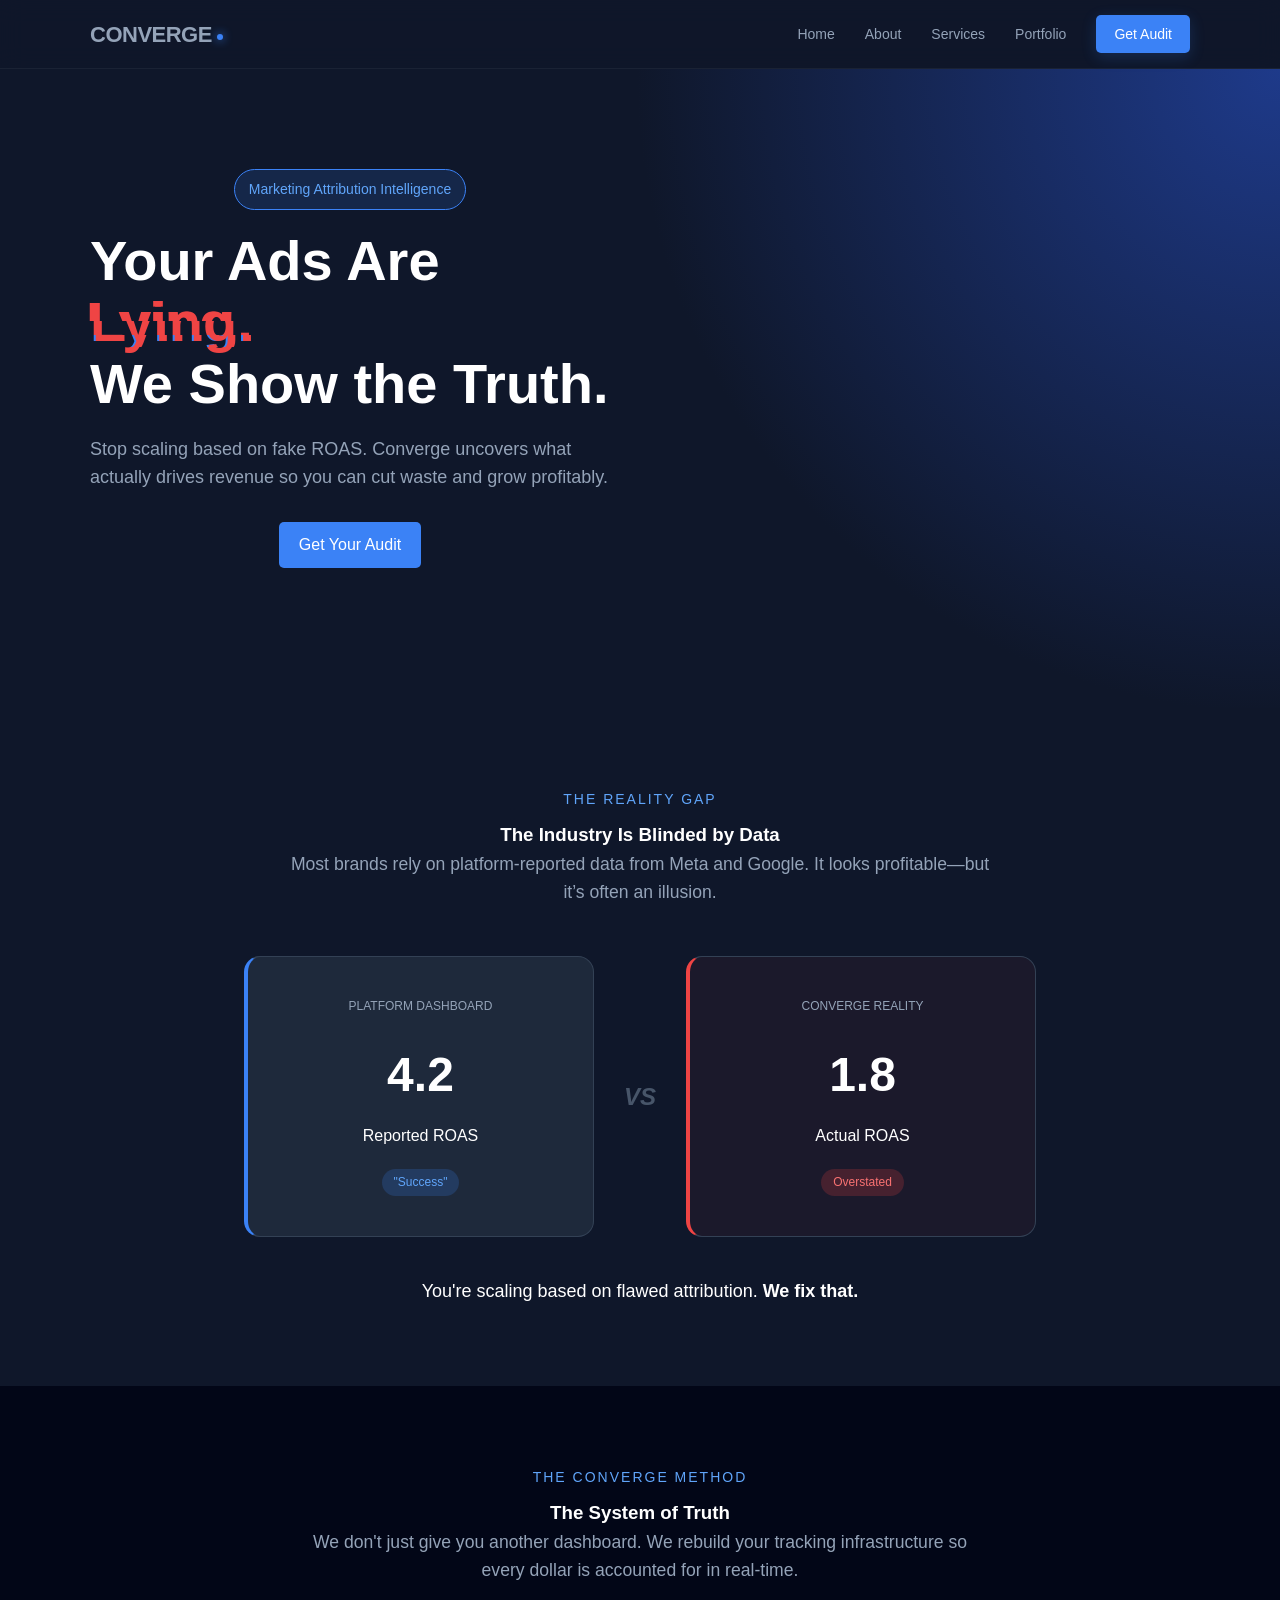
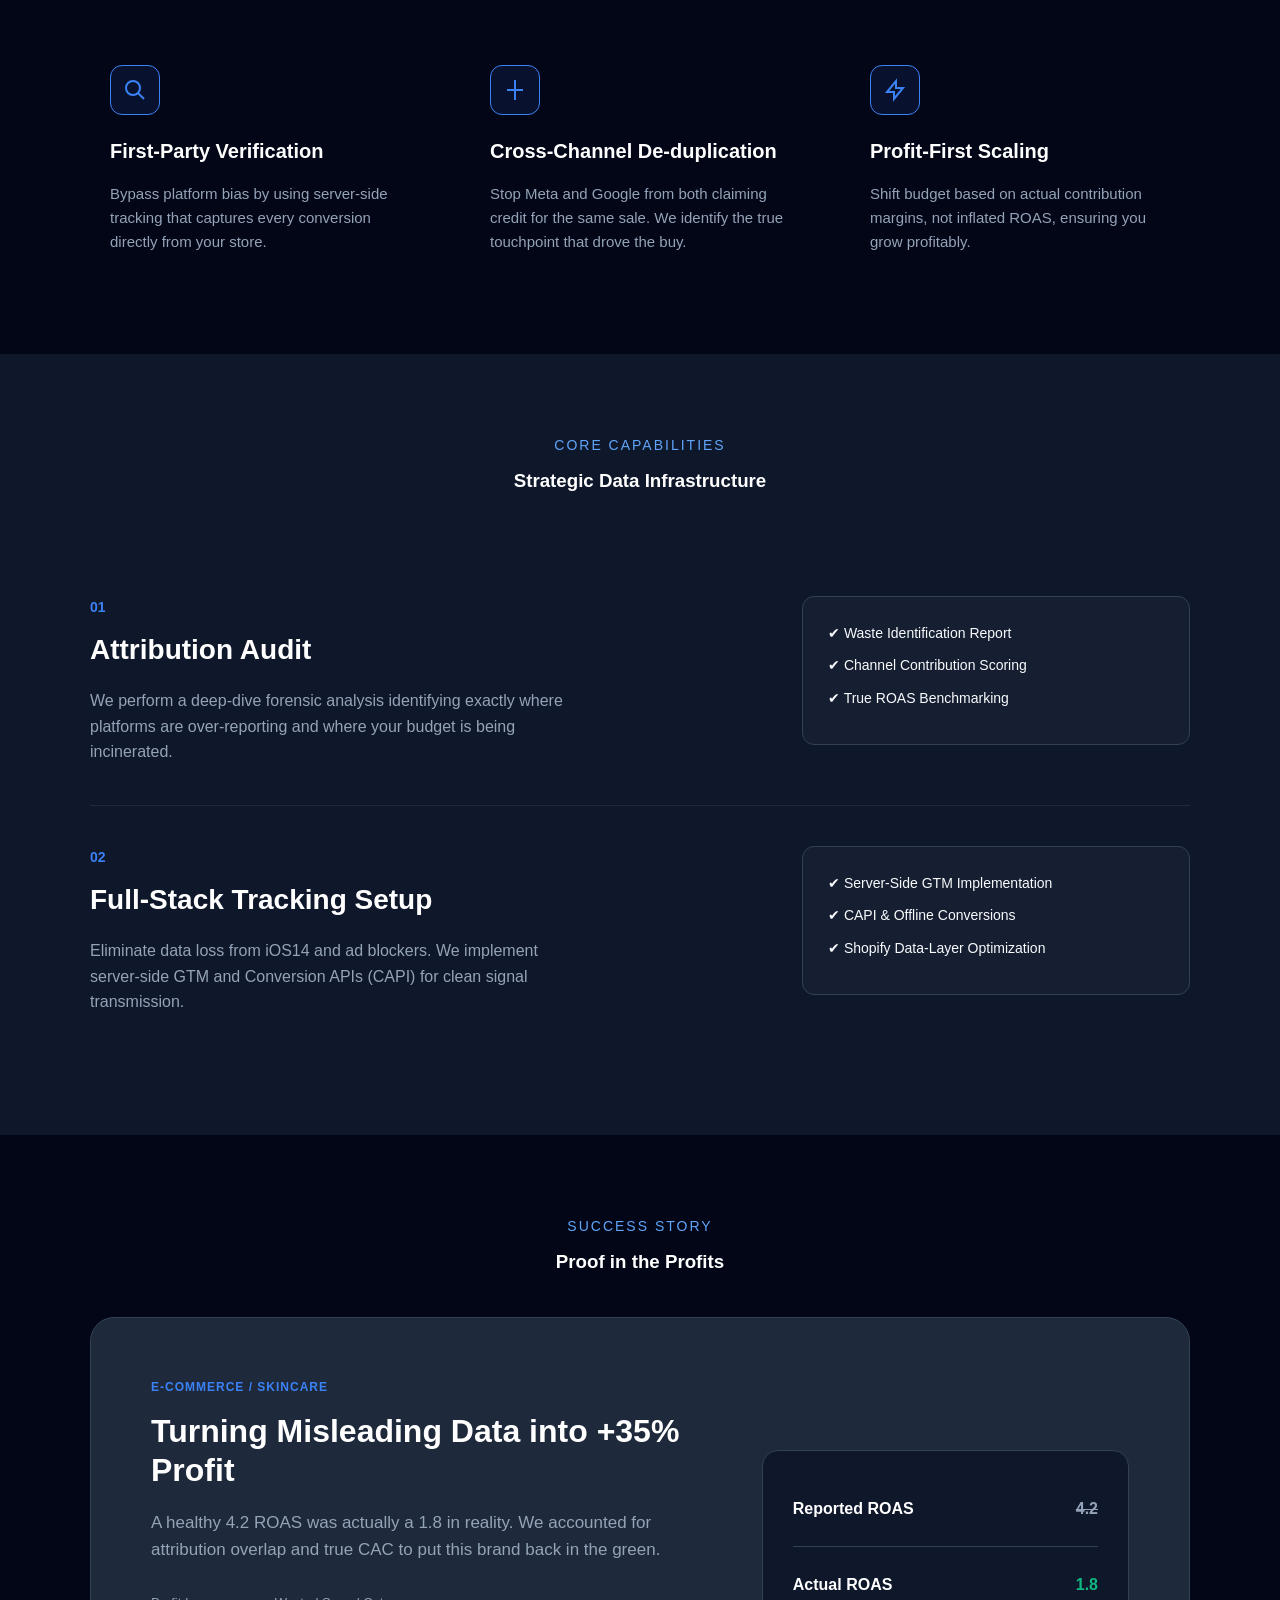
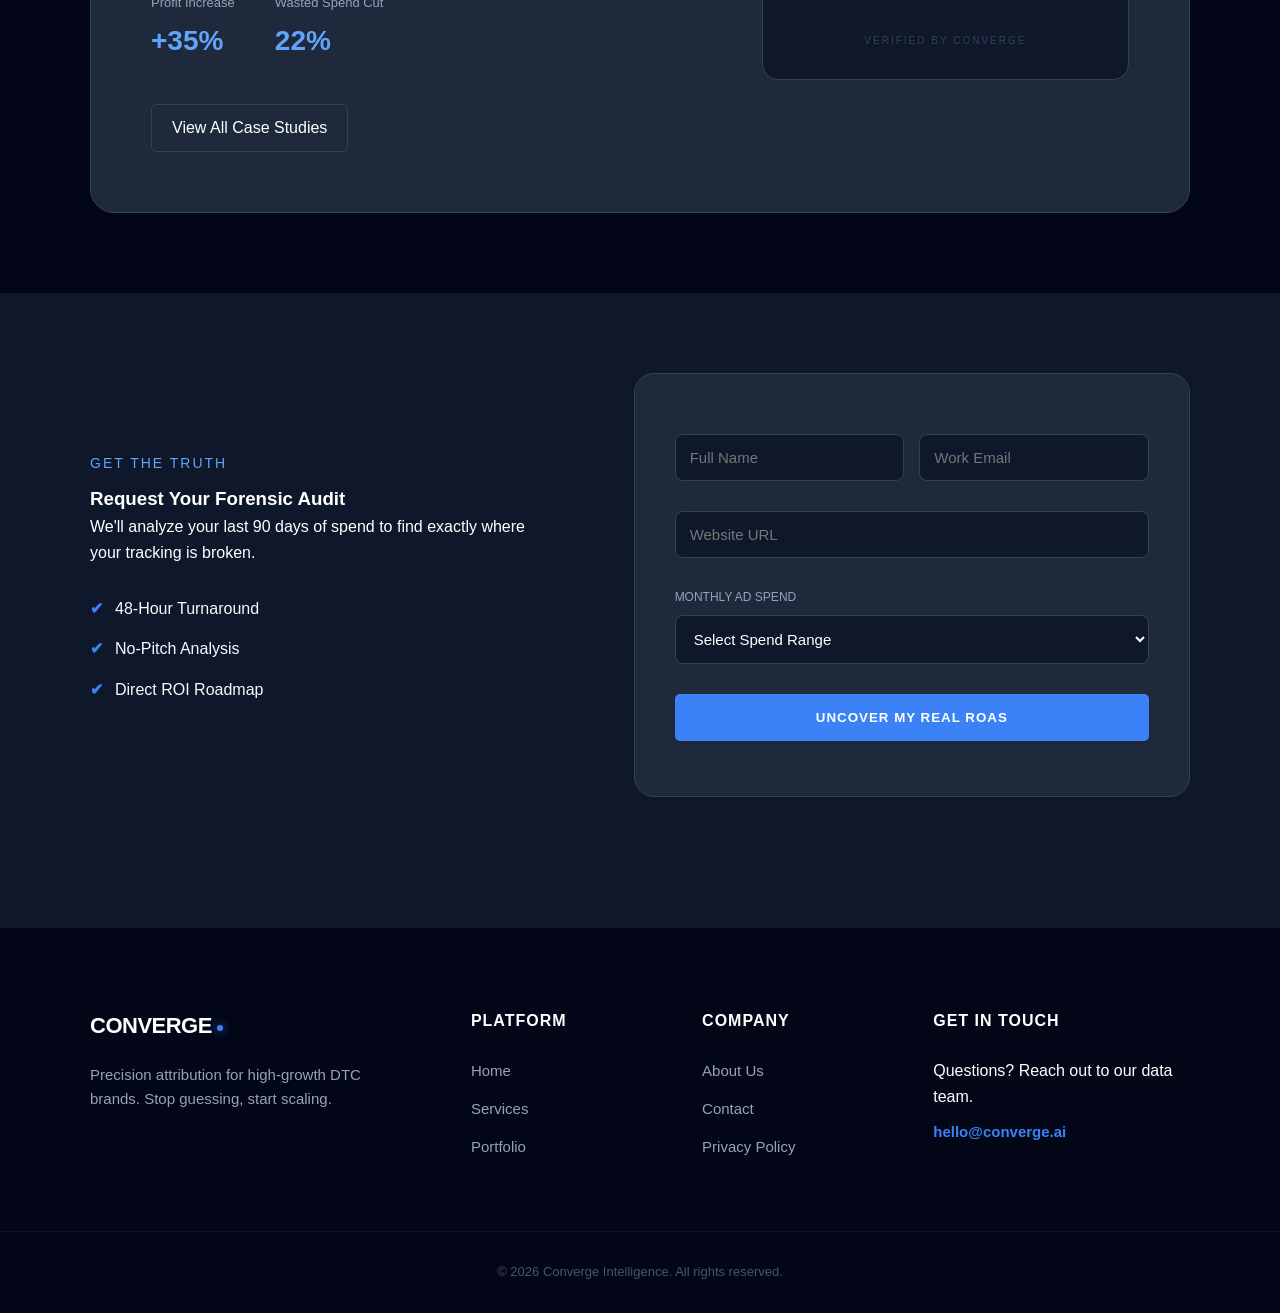
<file: index.html>
<!DOCTYPE html>
<html lang="en">
<head>
  <meta charset="UTF-8" />
  <meta name="viewport" content="width=device-width, initial-scale=1.0" />
  <title>Converge | See Your Real ROAS</title>
  <link rel="stylesheet" href="style.css" />
</head>
<body>

  <header class="navbar">
  <div class="container">
    <!-- LOGO UPDATED WITH LINK -->
<div class="logo-wrap">
  <a href="index.html" class="logo-link">
    <h1 class="logo">Converge</h1>
    <span class="logo-dot"></span>
  </a>
</div>

    <button class="menu-toggle" id="menuToggle">☰</button>

    <nav id="navMenu">
      <ul>
        <li><a href="index.html">Home</a></li>
        <li><a href="about.html">About</a></li>
        <li><a href="services.html">Services</a></li>
        <li><a href="portfolio.html">Portfolio</a></li>
        <li><a href="contact.html" class="btn btn-nav">Get Audit</a></li>
      </ul>
    </nav>
  </div>
</header>

  <section class="hero">
    <div class="container hero-grid">
      <div class="hero-content fade-in">
        <p class="hero-badge">Marketing Attribution Intelligence</p>
        <h2>Your Ads Are <span class="glitch-text" data-text="Lying.">Lying.</span><br>We Show the Truth.</h2>
        <p class="hero-text">
          Stop scaling based on fake ROAS. Converge uncovers what actually drives
          revenue so you can cut waste and grow profitably.
        </p>
        <div class="hero-buttons">
          <a href="#contact" class="btn">Get Your Audit</a>
        </div>
      </div>
    </div>
  </section>

  <section class="section problem-section fade-in">
    <div class="container">
      <p class="section-subtitle">The Reality Gap</p>
      <h3>The Industry Is Blinded by Data</h3>
      <p class="section-lead">
        Most brands rely on platform-reported data from Meta and Google. 
        It looks profitable—but it’s often an illusion.
      </p>

      <div class="problem-grid">
        <div class="problem-card platform">
          <div class="card-label">Platform Dashboard</div>
          <div class="stat">4.2</div>
          <p>Reported ROAS</p>
          <span class="status-tag">"Success"</span>
        </div>

        <div class="problem-vs">VS</div>

        <div class="problem-card reality">
          <div class="card-label">Converge Reality</div>
          <div class="stat">1.8</div>
          <p>Actual ROAS</p>
          <span class="status-tag alert">Overstated</span>
        </div>
      </div>
      
      <div class="problem-footer">
        <p>You're scaling based on flawed attribution. <strong>We fix that.</strong></p>
      </div>
    </div>
  </section>

  <section class="section dark solution-section fade-in">
    <div class="container">
      <p class="section-subtitle">The Converge Method</p>
      <h3>The System of Truth</h3>
      <p class="section-lead">
        We don't just give you another dashboard. We rebuild your tracking infrastructure 
        so every dollar is accounted for in real-time.
      </p>

      <div class="solution-grid">
        <div class="solution-item">
          <div class="icon-wrap">
            <svg viewBox="0 0 24 24" fill="none" stroke="currentColor" stroke-width="2"><path d="M21 21l-6-6m2-5a7 7 0 11-14 0 7 7 0 0114 0z"/></svg>
          </div>
          <h4>First-Party Verification</h4>
          <p>Bypass platform bias by using server-side tracking that captures every conversion directly from your store.</p>
        </div>

        <div class="solution-item">
          <div class="icon-wrap">
            <svg viewBox="0 0 24 24" fill="none" stroke="currentColor" stroke-width="2"><path d="M12 2v20m8-10H4"/></svg>
          </div>
          <h4>Cross-Channel De-duplication</h4>
          <p>Stop Meta and Google from both claiming credit for the same sale. We identify the true touchpoint that drove the buy.</p>
        </div>

        <div class="solution-item">
          <div class="icon-wrap">
            <svg viewBox="0 0 24 24" fill="none" stroke="currentColor" stroke-width="2"><path d="M13 10V3L4 14h7v7l9-11h-7z"/></svg>
          </div>
          <h4>Profit-First Scaling</h4>
          <p>Shift budget based on actual contribution margins, not inflated ROAS, ensuring you grow profitably.</p>
        </div>
      </div>
    </div>
  </section>

  <section class="section services-section fade-in" id="services">
    <div class="container">
      <p class="section-subtitle">Core Capabilities</p>
      <h3>Strategic Data Infrastructure</h3>
      
      <div class="services-list">
        <div class="service-row">
          <div class="service-info">
            <span class="service-number">01</span>
            <h4>Attribution Audit</h4>
            <p>We perform a deep-dive forensic analysis identifying exactly where platforms are over-reporting and where your budget is being incinerated.</p>
          </div>
          <div class="service-deliverables">
            <ul>
              <li>✔ Waste Identification Report</li>
              <li>✔ Channel Contribution Scoring</li>
              <li>✔ True ROAS Benchmarking</li>
            </ul>
          </div>
        </div>

        <div class="service-row">
          <div class="service-info">
            <span class="service-number">02</span>
            <h4>Full-Stack Tracking Setup</h4>
            <p>Eliminate data loss from iOS14 and ad blockers. We implement server-side GTM and Conversion APIs (CAPI) for clean signal transmission.</p>
          </div>
          <div class="service-deliverables">
            <ul>
              <li>✔ Server-Side GTM Implementation</li>
              <li>✔ CAPI & Offline Conversions</li>
              <li>✔ Shopify Data-Layer Optimization</li>
            </ul>
          </div>
        </div>
      </div>
    </div>
  </section>

  <section class="section dark case-study-section fade-in">
    <div class="container">
      <p class="section-subtitle">Success Story</p>
      <h3>Proof in the Profits</h3>
      
      <div class="case-study-featured">
        <div class="case-study-content">
          <span class="category-tag">E-commerce / Skincare</span>
          <h4>Turning Misleading Data into +35% Profit</h4>
          <p>
            A healthy 4.2 ROAS was actually a 1.8 in reality. We accounted for 
            attribution overlap and true CAC to put this brand back in the green.
          </p>
          
          <div class="results-bar">
            <div class="result-item">
              <span class="label">Profit Increase</span>
              <span class="value">+35%</span>
            </div>
            <div class="result-item">
              <span class="label">Wasted Spend Cut</span>
              <span class="value">22%</span>
            </div>
          </div>
          <a href="portfolio.html" class="secondary-btn">View All Case Studies</a>
        </div>

        <div class="case-study-visual">
          <div class="comparison-card">
            <div class="comp-row">
              <span>Reported ROAS</span>
              <span class="bad">4.2</span>
            </div>
            <div class="comp-divider"></div>
            <div class="comp-row">
              <span>Actual ROAS</span>
              <span class="good">1.8</span>
            </div>
            <div class="watermark">Verified by Converge</div>
          </div>
        </div>
      </div>
    </div>
  </section>

  <section class="section contact-section fade-in" id="contact">
    <div class="container">
      <div class="contact-grid">
        <div class="contact-info">
          <p class="section-subtitle">Get the Truth</p>
          <h3>Request Your Forensic Audit</h3>
          <p>We'll analyze your last 90 days of spend to find exactly where your tracking is broken.</p>
          <ul class="benefit-list">
            <li><span>✔</span> 48-Hour Turnaround</li>
            <li><span>✔</span> No-Pitch Analysis</li>
            <li><span>✔</span> Direct ROI Roadmap</li>
          </ul>
        </div>

        <div class="contact-form-wrap">
          <form id="contactForm" action="https://formspree.io/f/xzdopdyz" method="POST">
            <div class="form-row">
              <input type="text" name="name" placeholder="Full Name" required />
              <input type="email" name="email" placeholder="Work Email" required />
            </div>
            <input type="text" name="store" placeholder="Website URL" required />
            <div class="spend-input-group">
              <label for="spend">Monthly Ad Spend</label>
              <select name="spend" id="spend" required>
                <option value="" disabled selected>Select Spend Range</option>
                <option value="10k-50k">$10k - $50k</option>
                <option value="50k-150k">$50k - $150k</option>
                <option value="150k+">$150k+</option>
              </select>
            </div>
            <button type="submit" class="btn btn-full">Uncover My Real ROAS</button>
          </form>
          <p id="formMessage"></p>
        </div>
      </div>
    </div>
  </section>
  
  <footer class="footer">
  <div class="container footer-grid">
    <div class="footer-brand">
      <div class="logo-wrap">
        <h2 class="logo">Converge</h2>
        <span class="logo-dot"></span>
      </div>
      <p>Precision attribution for high-growth DTC brands. Stop guessing, start scaling.</p>
    </div>

    <div class="footer-links">
      <h4>Platform</h4>
      <ul>
        <li><a href="index.html">Home</a></li>
        <li><a href="services.html">Services</a></li>
        <li><a href="portfolio.html">Portfolio</a></li>
      </ul>
    </div>

    <div class="footer-links">
      <h4>Company</h4>
      <ul>
        <li><a href="about.html">About Us</a></li>
        <li><a href="contact.html">Contact</a></li>
        <li><a href="#">Privacy Policy</a></li>
      </ul>
    </div>

    <div class="footer-contact">
      <h4>Get in Touch</h4>
      <p>Questions? Reach out to our data team.</p>
      <a href="mailto:hello@converge.ai" class="footer-email">hello@converge.ai</a>
    </div>
  </div>
  
  <div class="footer-bottom">
    <div class="container">
      <p>&copy; 2026 Converge Intelligence. All rights reserved.</p>
    </div>
  </div>
</footer>

  <script src="script.js"></script>
</body>
</html>
</file>
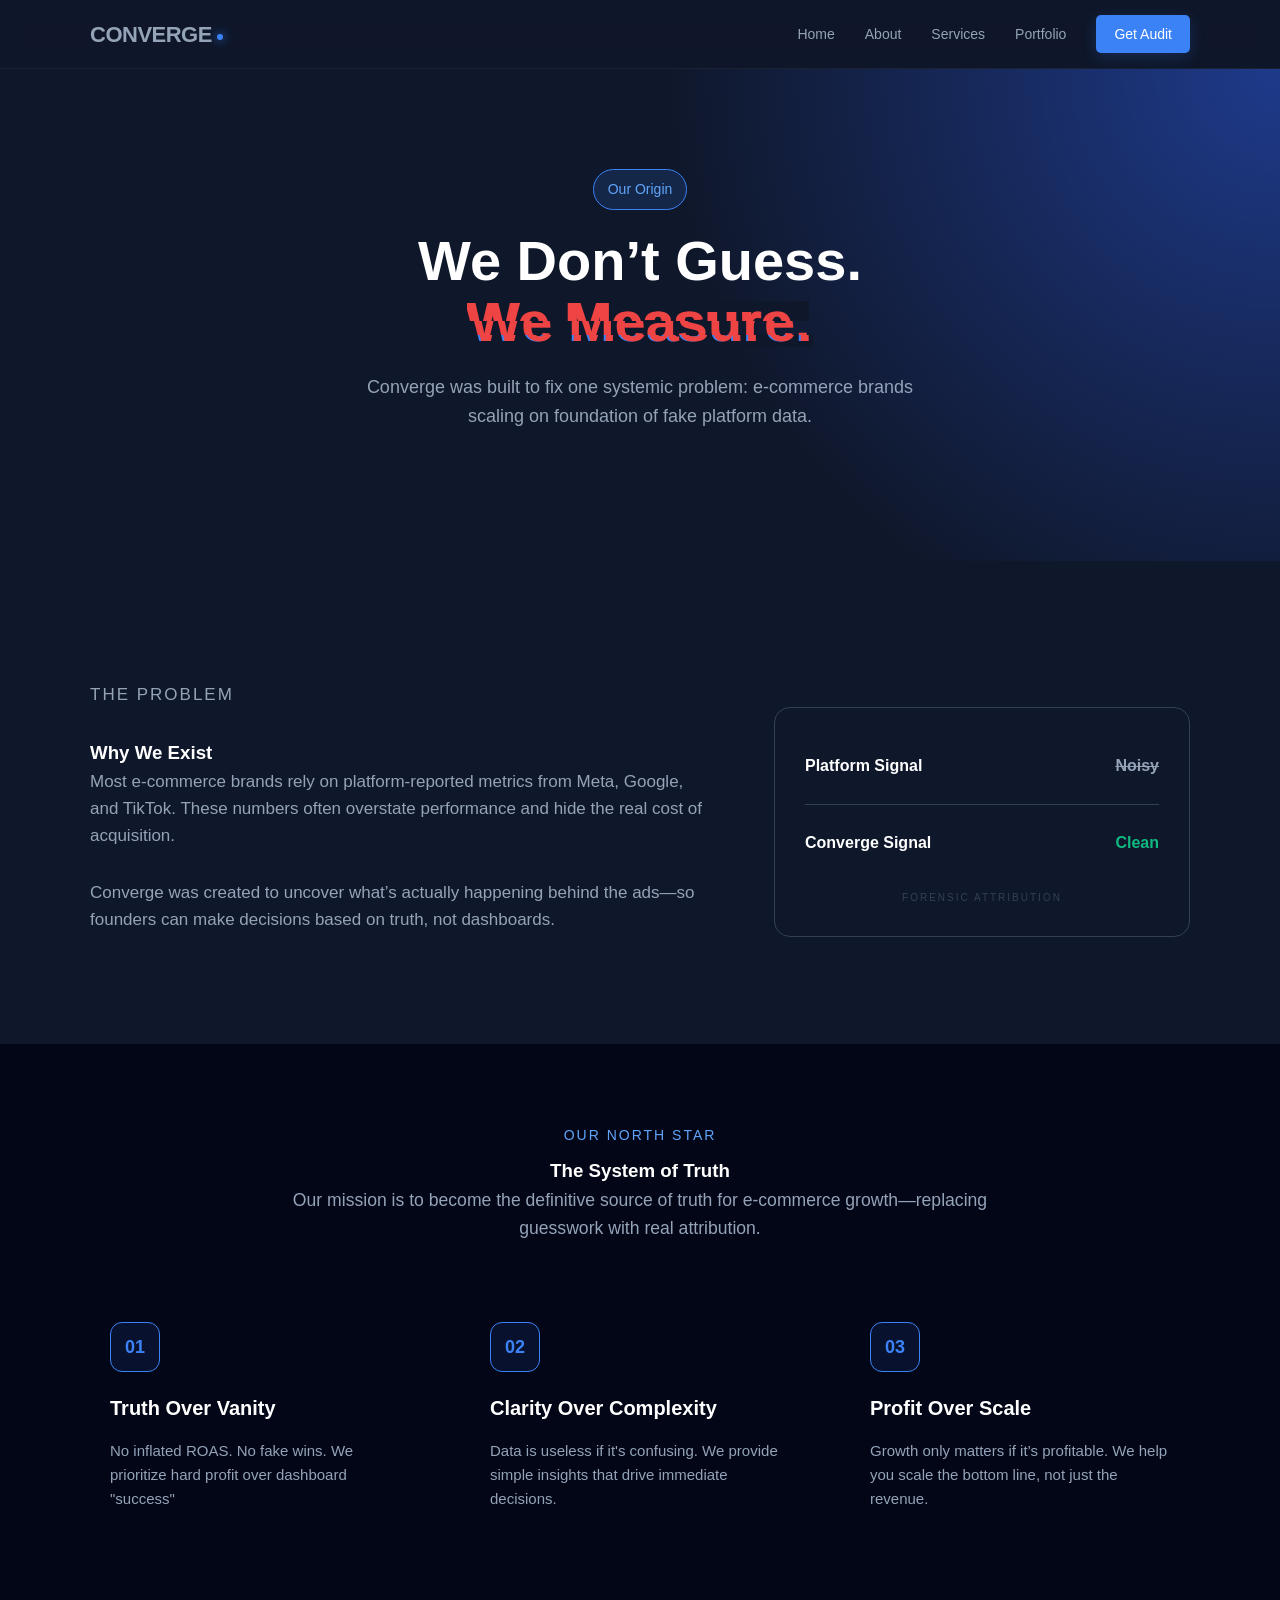
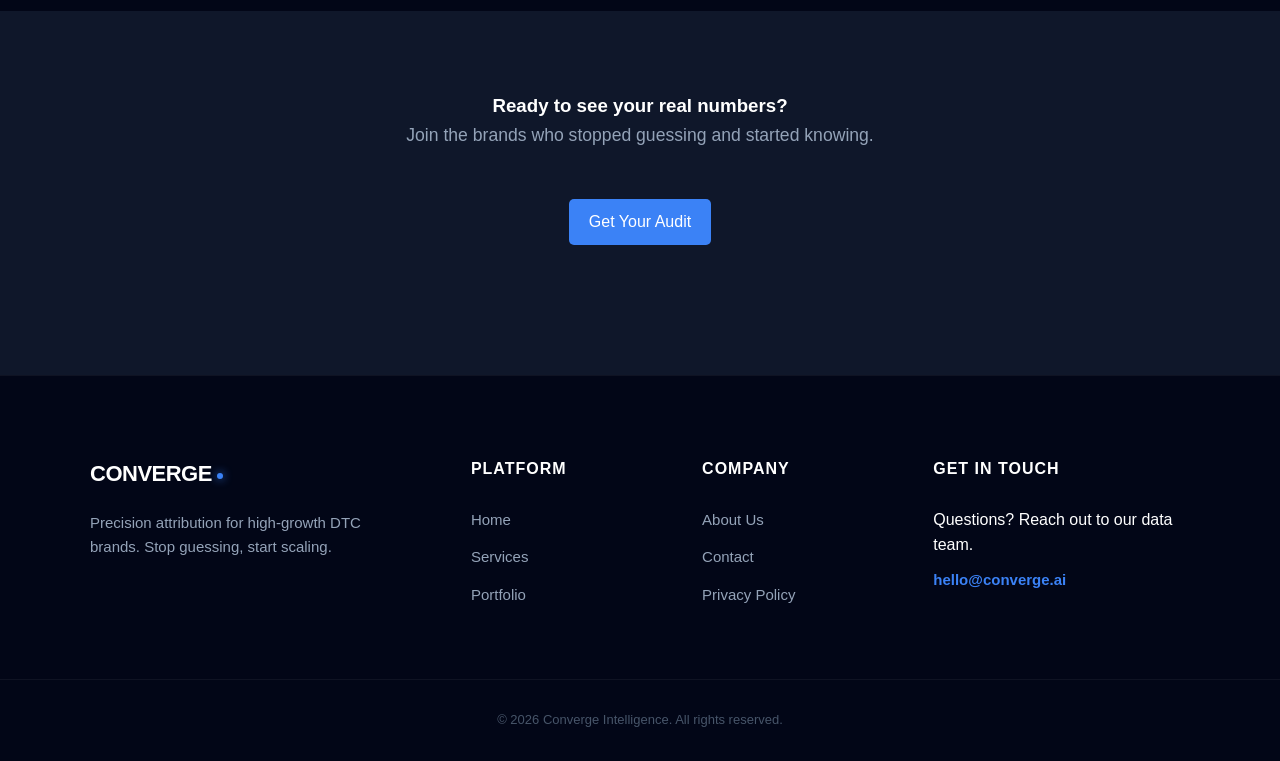
<file: about.html>
<!DOCTYPE html>
<html lang="en">
<head>
  <meta charset="UTF-8" />
  <meta name="viewport" content="width=device-width, initial-scale=1.0" />
  <title>About | Converge</title>
  <link rel="stylesheet" href="style.css" />
</head>
<body>

  <!-- NAVBAR -->
  <header class="navbar">
  <div class="container">
    <!-- LOGO UPDATED WITH LINK -->
<div class="logo-wrap">
  <a href="index.html" class="logo-link">
    <h1 class="logo">Converge</h1>
    <span class="logo-dot"></span>
  </a>
</div>

    <button class="menu-toggle" id="menuToggle">☰</button>

    <nav id="navMenu">
      <ul>
        <li><a href="index.html">Home</a></li>
        <li><a href="about.html">About</a></li>
        <li><a href="services.html">Services</a></li>
        <li><a href="portfolio.html">Portfolio</a></li>
        <li><a href="contact.html" class="btn btn-nav">Get Audit</a></li>
      </ul>
    </nav>
  </div>
</header>

  <!-- HERO -->
  <!-- HERO: THE VISION -->
<section class="hero">
  <div class="container hero-content" style="text-align: center;">
    <p class="hero-badge">Our Origin</p>
    <h2>We Don’t Guess.<br><span class="glitch-text" data-text="We Measure.">We Measure.</span></h2>
    <p class="hero-text" style="margin: 0 auto 30px;">
      Converge was built to fix one systemic problem: e-commerce brands scaling on foundation of fake platform data.
    </p>
  </div>
</section>

<!-- STORY: THE REALITY GAP -->
<section class="section">
  <div class="container">
    <div class="case-study-featured" style="background: transparent; border: none; padding: 0;">
      <div class="case-study-content">
        <p class="section-subtitle">The Problem</p>
        <h3>Why We Exist</h3>
        <p>
          Most e-commerce brands rely on platform-reported metrics from Meta, Google, and TikTok. 
          These numbers often overstate performance and hide the real cost of acquisition.
        </p>
        <p>
          Converge was created to uncover what’s actually happening behind the ads—so founders 
          can make decisions based on truth, not dashboards.
        </p>
      </div>
      <div class="case-study-visual">
         <div class="comparison-card">
            <div class="comp-row"><span>Platform Signal</span><span class="bad">Noisy</span></div>
            <div class="comp-divider"></div>
            <div class="comp-row"><span>Converge Signal</span><span class="good">Clean</span></div>
            <div class="watermark">Forensic Attribution</div>
         </div>
      </div>
    </div>
  </div>
</section>

<!-- MISSION: SYSTEM OF TRUTH -->
<section class="section dark">
  <div class="container">
    <p class="section-subtitle">Our North Star</p>
    <h3>The System of Truth</h3>
    <p class="section-lead">
      Our mission is to become the definitive source of truth for e-commerce growth—replacing guesswork with real attribution.
    </p>
    
    <div class="solution-grid">
      <div class="solution-item">
        <div class="icon-wrap">01</div>
        <h4>Truth Over Vanity</h4>
        <p>No inflated ROAS. No fake wins. We prioritize hard profit over dashboard "success"</p>
      </div>
      <div class="solution-item">
        <div class="icon-wrap">02</div>
        <h4>Clarity Over Complexity</h4>
        <p>Data is useless if it's confusing. We provide simple insights that drive immediate decisions.</p>
      </div>
      <div class="solution-item">
        <div class="icon-wrap">03</div>
        <h4>Profit Over Scale</h4>
        <p>Growth only matters if it’s profitable. We help you scale the bottom line, not just the revenue.</p>
      </div>
    </div>
  </div>
</section>

<!-- CTA -->
<section class="section">
  <div class="container">
    <h3>Ready to see your real numbers?</h3>
    <p class="section-lead">Join the brands who stopped guessing and started knowing.</p>
    <a href="contact.html" class="btn">Get Your Audit</a>
  </div>
</section>
  
  <footer class="footer">
  <div class="container footer-grid">
    <div class="footer-brand">
      <div class="logo-wrap">
        <h2 class="logo">Converge</h2>
        <span class="logo-dot"></span>
      </div>
      <p>Precision attribution for high-growth DTC brands. Stop guessing, start scaling.</p>
    </div>

    <div class="footer-links">
      <h4>Platform</h4>
      <ul>
        <li><a href="index.html">Home</a></li>
        <li><a href="services.html">Services</a></li>
        <li><a href="portfolio.html">Portfolio</a></li>
      </ul>
    </div>

    <div class="footer-links">
      <h4>Company</h4>
      <ul>
        <li><a href="about.html">About Us</a></li>
        <li><a href="contact.html">Contact</a></li>
        <li><a href="#">Privacy Policy</a></li>
      </ul>
    </div>

    <div class="footer-contact">
      <h4>Get in Touch</h4>
      <p>Questions? Reach out to our data team.</p>
      <a href="mailto:hello@converge.ai" class="footer-email">hello@converge.ai</a>
    </div>
  </div>
  
  <div class="footer-bottom">
    <div class="container">
      <p>&copy; 2026 Converge Intelligence. All rights reserved.</p>
    </div>
  </div>
</footer>
  
<script src="script.js"></script>
</body>
</body>
</html>
</file>
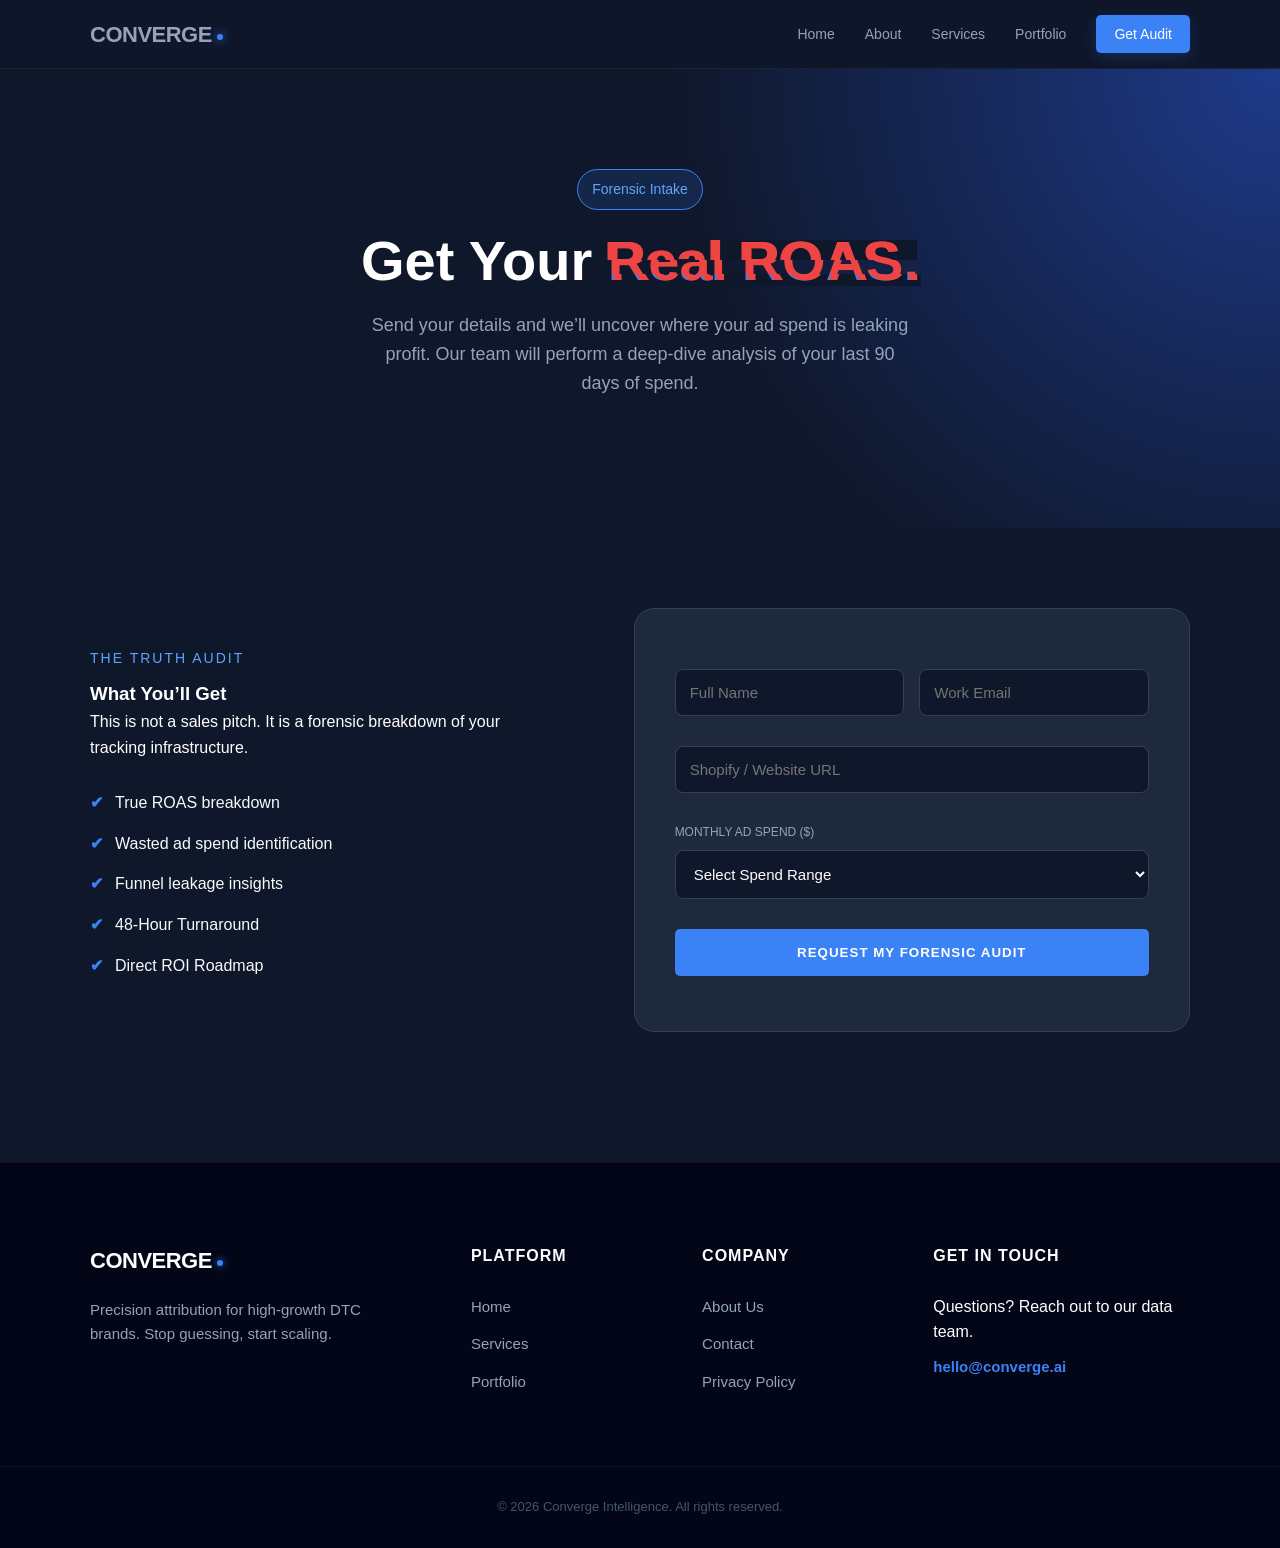
<file: contact.html>
<!DOCTYPE html>
<html lang="en">
<head>
  <meta charset="UTF-8" />
  <meta name="viewport" content="width=device-width, initial-scale=1.0" />
  <title>Contact | Converge</title>
  <link rel="stylesheet" href="style.css" />
</head>
<body>

  <!-- NAVBAR -->
  <header class="navbar">
  <div class="container">
    <!-- LOGO UPDATED WITH LINK -->
<div class="logo-wrap">
  <a href="index.html" class="logo-link">
    <h1 class="logo">Converge</h1>
    <span class="logo-dot"></span>
  </a>
</div>

    <button class="menu-toggle" id="menuToggle">☰</button>

    <nav id="navMenu">
      <ul>
        <li><a href="index.html">Home</a></li>
        <li><a href="about.html">About</a></li>
        <li><a href="services.html">Services</a></li>
        <li><a href="portfolio.html">Portfolio</a></li>
        <li><a href="contact.html" class="btn btn-nav">Get Audit</a></li>
      </ul>
    </nav>
  </div>
</header>

  <!-- HERO -->
  <!-- HERO: THE INTAKE -->
<section class="hero fade-in">
  <div class="container hero-content" style="text-align: center;">
    <p class="hero-badge">Forensic Intake</p>
    <h2>Get Your <span class="glitch-text" data-text="Real ROAS.">Real ROAS.</span></h2>
    <p class="hero-text" style="margin: 0 auto 30px;">
      Send your details and we’ll uncover where your ad spend is leaking profit. 
      Our team will perform a deep-dive analysis of your last 90 days of spend.
    </p>
  </div>
</section>

<!-- CONTACT SECTION -->
<section class="section contact-section fade-in">
  <div class="container">
    <div class="contact-grid">
      
      <!-- LEFT SIDE: VALUE PROPS -->
      <div class="contact-info">
        <p class="section-subtitle">The Truth Audit</p>
        <h3>What You’ll Get</h3>
        <p>This is not a sales pitch. It is a forensic breakdown of your tracking infrastructure.</p>
        
        <ul class="benefit-list">
          <li><span>✔</span> True ROAS breakdown</li>
          <li><span>✔</span> Wasted ad spend identification</li>
          <li><span>✔</span> Funnel leakage insights</li>
          <li><span>✔</span> 48-Hour Turnaround</li>
          <li><span>✔</span> Direct ROI Roadmap</li>
        </ul>
      </div>

      <!-- RIGHT SIDE: THE FORM -->
      <div class="contact-form-wrap">
        <form id="contactForm" action="https://formspree.io/f/xzdopdyz" method="POST">
          <div class="form-row">
            <input type="text" name="name" placeholder="Full Name" required />
            <input type="email" name="email" placeholder="Work Email" required />
          </div>
          
          <input type="text" name="store" placeholder="Shopify / Website URL" required />
          
          <div class="spend-input-group">
            <label for="spend">Monthly Ad Spend ($)</label>
            <select name="spend" id="spend" required>
              <option value="" disabled selected>Select Spend Range</option>
              <option value="10k-50k">$10k - $50k</option>
              <option value="50k-150k">$50k - $150k</option>
              <option value="150k+">$150k+</option>
            </select>
          </div>
          
          <button type="submit" class="btn btn-full">Request My Forensic Audit</button>
        </form>
        <p id="formMessage"></p>
      </div>

    </div>
  </div>
</section>
  
  <footer class="footer">
  <div class="container footer-grid">
    <div class="footer-brand">
      <div class="logo-wrap">
        <h2 class="logo">Converge</h2>
        <span class="logo-dot"></span>
      </div>
      <p>Precision attribution for high-growth DTC brands. Stop guessing, start scaling.</p>
    </div>

    <div class="footer-links">
      <h4>Platform</h4>
      <ul>
        <li><a href="index.html">Home</a></li>
        <li><a href="services.html">Services</a></li>
        <li><a href="portfolio.html">Portfolio</a></li>
      </ul>
    </div>

    <div class="footer-links">
      <h4>Company</h4>
      <ul>
        <li><a href="about.html">About Us</a></li>
        <li><a href="contact.html">Contact</a></li>
        <li><a href="#">Privacy Policy</a></li>
      </ul>
    </div>

    <div class="footer-contact">
      <h4>Get in Touch</h4>
      <p>Questions? Reach out to our data team.</p>
      <a href="mailto:hello@converge.ai" class="footer-email">hello@converge.ai</a>
    </div>
  </div>
  
  <div class="footer-bottom">
    <div class="container">
      <p>&copy; 2026 Converge Intelligence. All rights reserved.</p>
    </div>
  </div>
</footer>

  <script src="script.js"></script>
</body>
</html>
</file>
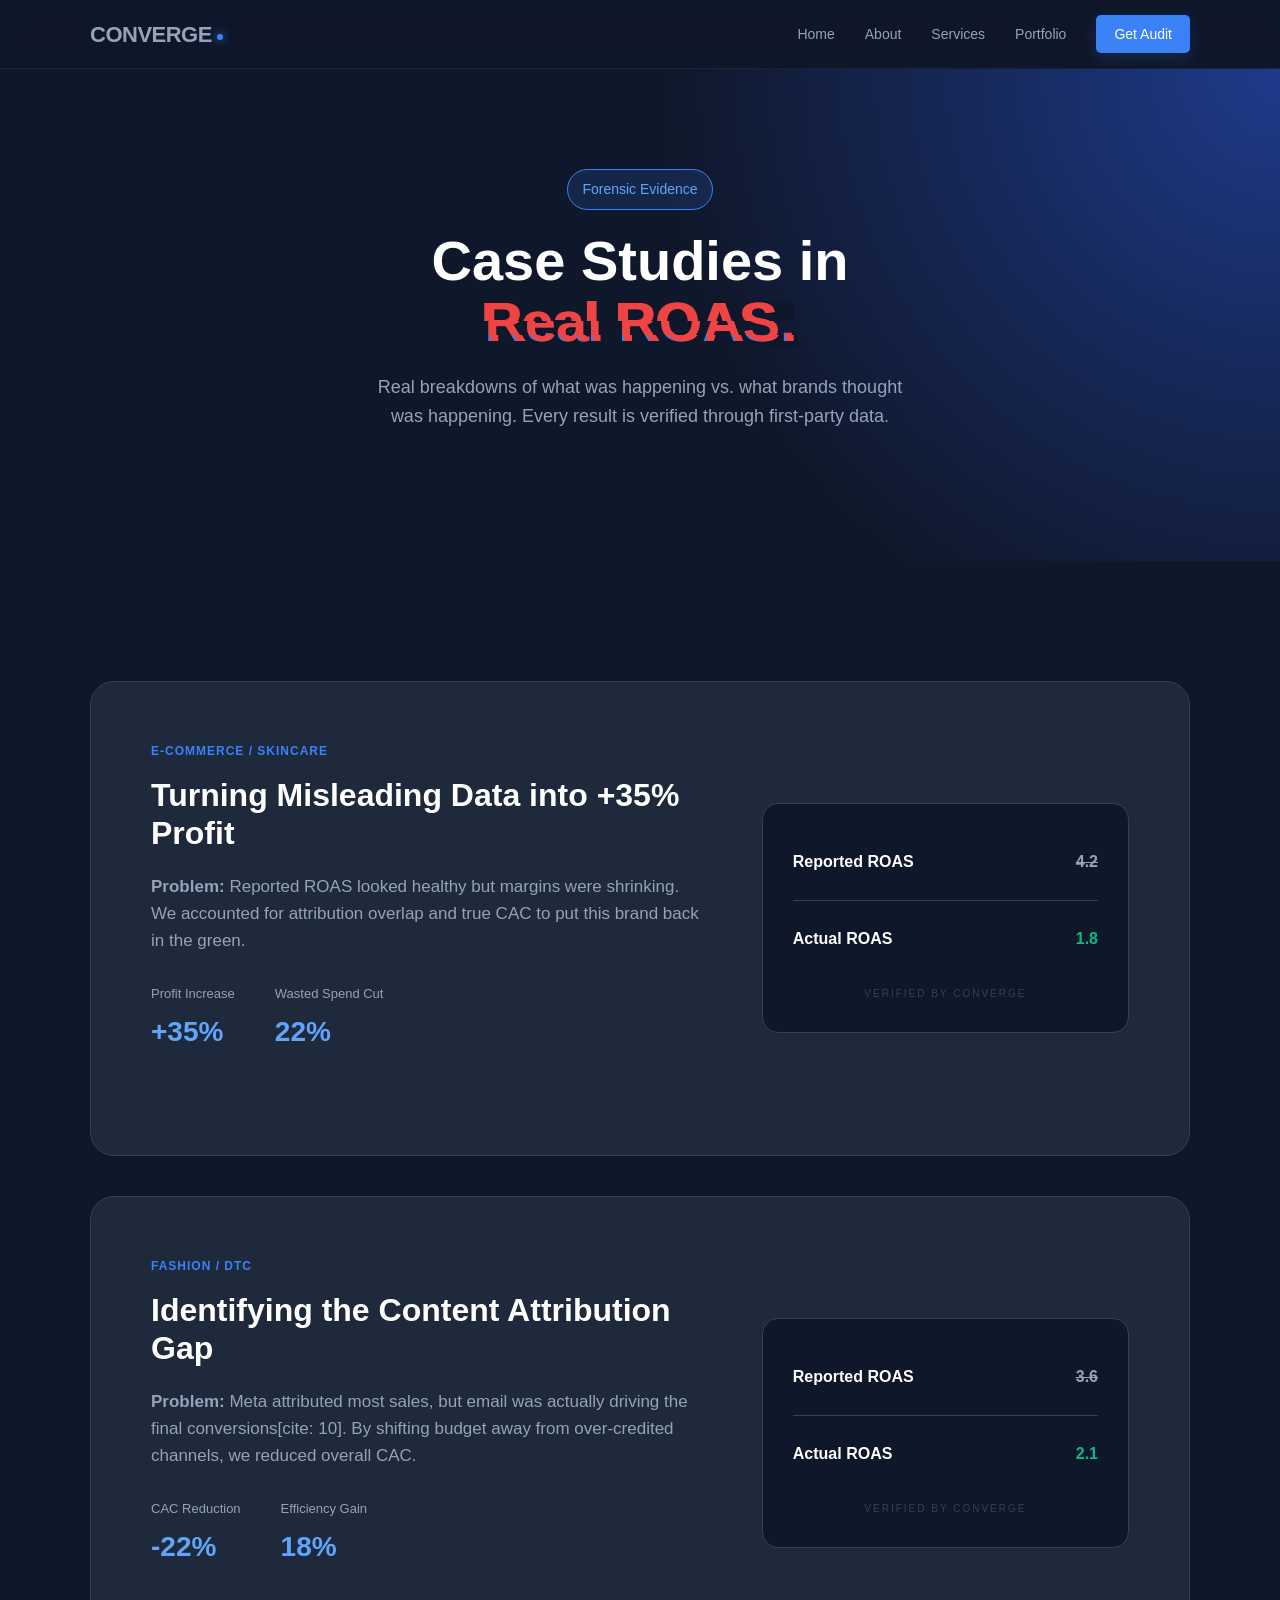
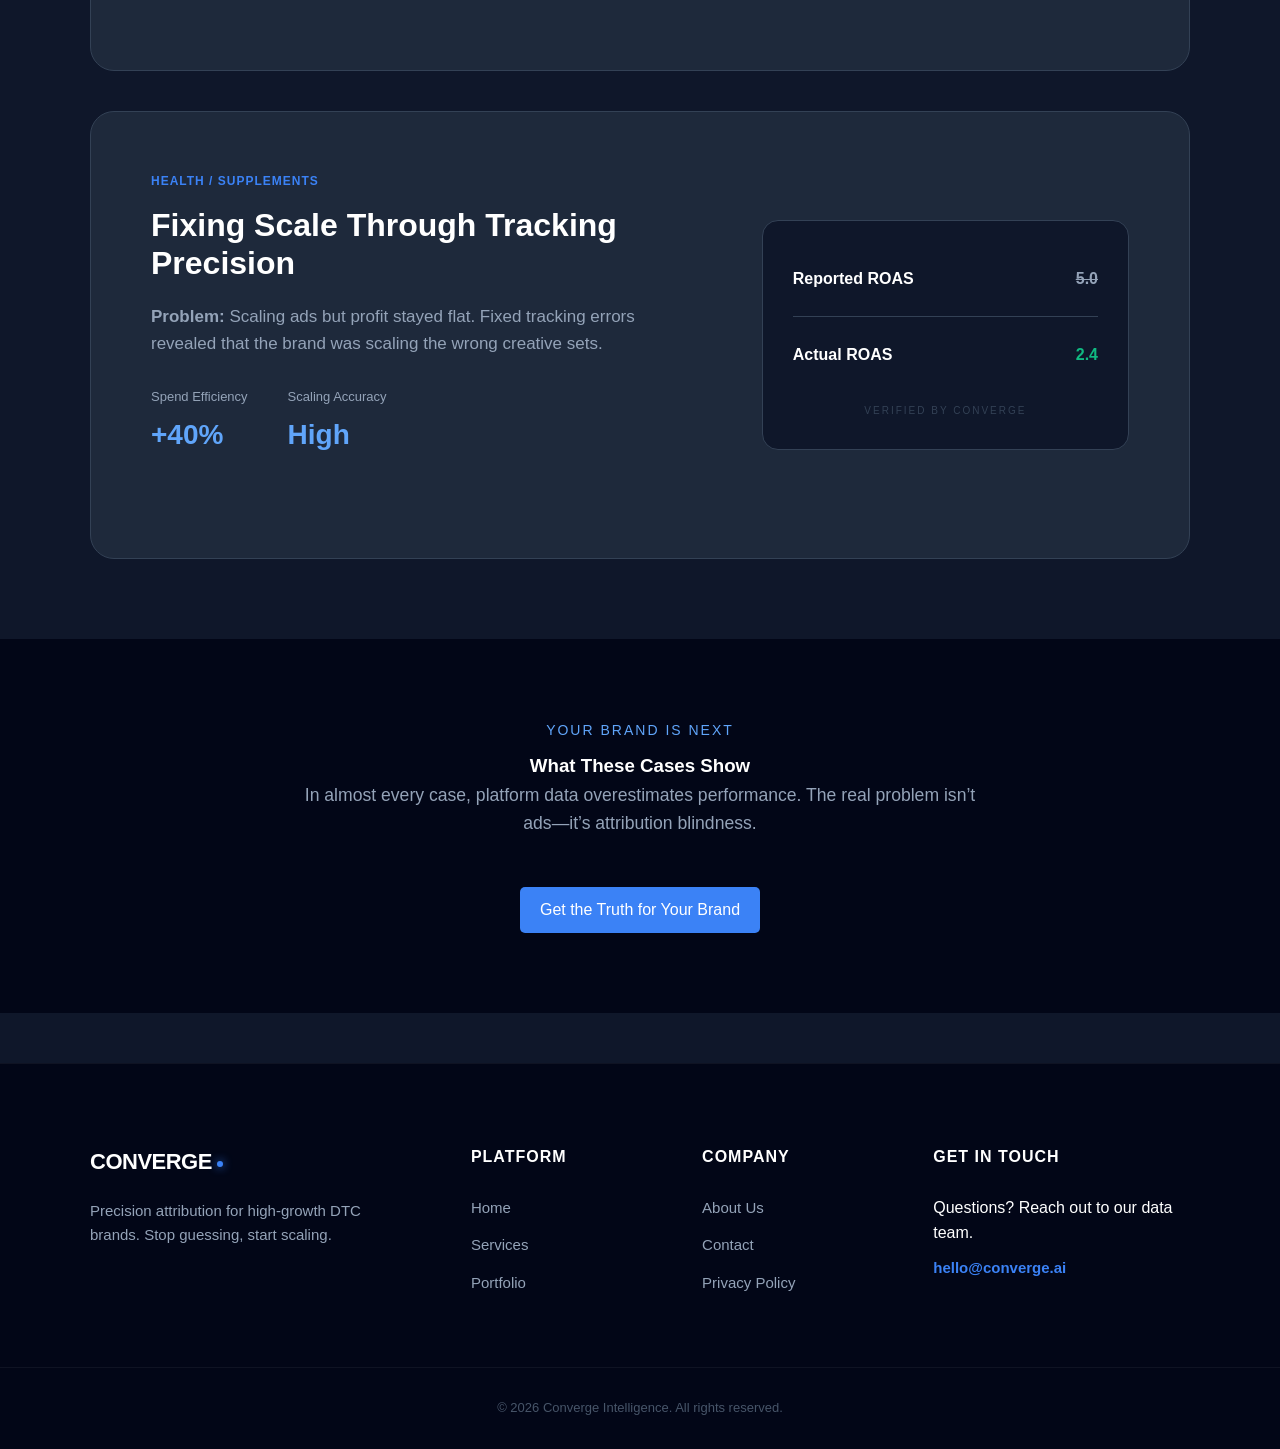
<file: portfolio.html>
<!DOCTYPE html>
<html lang="en">
<head>
  <meta charset="UTF-8" />
  <meta name="viewport" content="width=device-width, initial-scale=1.0" />
  <title>Portfolio | Converge</title>
  <link rel="stylesheet" href="style.css" />
</head>
<body>

  <!-- NAVBAR -->
  <header class="navbar">
  <div class="container">
    <!-- LOGO UPDATED WITH LINK -->
<div class="logo-wrap">
  <a href="index.html" class="logo-link">
    <h1 class="logo">Converge</h1>
    <span class="logo-dot"></span>
  </a>
</div>

    <button class="menu-toggle" id="menuToggle">☰</button>

    <nav id="navMenu">
      <ul>
        <li><a href="index.html">Home</a></li>
        <li><a href="about.html">About</a></li>
        <li><a href="services.html">Services</a></li>
        <li><a href="portfolio.html">Portfolio</a></li>
        <li><a href="contact.html" class="btn btn-nav">Get Audit</a></li>
      </ul>
    </nav>
  </div>
</header>

  <!-- HERO -->
  <!-- HERO: THE PROOF -->
<section class="hero">
  <div class="container hero-content" style="text-align: center;">
    <p class="hero-badge">Forensic Evidence</p>
    <h2>Case Studies in <br><span class="glitch-text" data-text="Real ROAS.">Real ROAS.</span></h2>
    <p class="hero-text" style="margin: 0 auto 30px;">
      Real breakdowns of what was happening vs. what brands thought was happening. Every result is verified through first-party data.
    </p>
  </div>
</section>

<!-- MAIN PORTFOLIO FEED -->
<section class="section">
  <div class="container">
    
    <!-- CASE 01: SKINCARE -->
    <div class="case-study-featured" style="margin-bottom: 40px;">
      <div class="case-study-content">
        <span class="category-tag">E-commerce / Skincare</span>
        <h4>Turning Misleading Data into +35% Profit</h4>
        <p>
          <strong>Problem:</strong> Reported ROAS looked healthy but margins were shrinking. We accounted for attribution overlap and true CAC to put this brand back in the green.
        </p>
        <div class="results-bar">
          <div class="result-item">
            <span class="label">Profit Increase</span>
            <span class="value">+35%</span>
          </div>
          <div class="result-item">
            <span class="label">Wasted Spend Cut</span>
            <span class="value">22%</span>
          </div>
        </div>
      </div>
      <div class="case-study-visual">
        <div class="comparison-card">
          <div class="comp-row"><span>Reported ROAS</span><span class="bad">4.2</span></div>
          <div class="comp-divider"></div>
          <div class="comp-row"><span>Actual ROAS</span><span class="good">1.8</span></div>
          <div class="watermark">Verified by Converge</div>
        </div>
      </div>
    </div>

    <!-- CASE 02: FASHION -->
    <div class="case-study-featured" style="margin-bottom: 40px;">
      <div class="case-study-content">
        <span class="category-tag">Fashion / DTC</span>
        <h4>Identifying the Content Attribution Gap</h4>
        <p>
          <strong>Problem:</strong> Meta attributed most sales, but email was actually driving the final conversions[cite: 10]. By shifting budget away from over-credited channels, we reduced overall CAC.
        </p>
        <div class="results-bar">
          <div class="result-item">
            <span class="label">CAC Reduction</span>
            <span class="value">-22%</span>
          </div>
          <div class="result-item">
            <span class="label">Efficiency Gain</span>
            <span class="value">18%</span>
          </div>
        </div>
      </div>
      <div class="case-study-visual">
        <div class="comparison-card">
          <div class="comp-row"><span>Reported ROAS</span><span class="bad">3.6</span></div>
          <div class="comp-divider"></div>
          <div class="comp-row"><span>Actual ROAS</span><span class="good">2.1</span></div>
          <div class="watermark">Verified by Converge</div>
        </div>
      </div>
    </div>

    <!-- CASE 03: SUPPLEMENTS -->
    <div class="case-study-featured">
      <div class="case-study-content">
        <span class="category-tag">Health / Supplements</span>
        <h4>Fixing Scale Through Tracking Precision</h4>
        <p>
          <strong>Problem:</strong> Scaling ads but profit stayed flat. Fixed tracking errors revealed that the brand was scaling the wrong creative sets.
        </p>
        <div class="results-bar">
          <div class="result-item">
            <span class="label">Spend Efficiency</span>
            <span class="value">+40%</span>
          </div>
          <div class="result-item">
            <span class="label">Scaling Accuracy</span>
            <span class="value">High</span>
          </div>
        </div>
      </div>
      <div class="case-study-visual">
        <div class="comparison-card">
          <div class="comp-row"><span>Reported ROAS</span><span class="bad">5.0</span></div>
          <div class="comp-divider"></div>
          <div class="comp-row"><span>Actual ROAS</span><span class="good">2.4</span></div>
          <div class="watermark">Verified by Converge</div>
        </div>
      </div>
    </div>

  </div>
</section>

<!-- BOTTOM CTA -->
<section class="section dark">
  <div class="container">
    <p class="section-subtitle">Your Brand is Next</p>
    <h3>What These Cases Show</h3>
    <p class="section-lead">
      In almost every case, platform data overestimates performance. The real problem isn’t ads—it’s attribution blindness.
    </p>
    <a href="contact.html" class="btn">Get the Truth for Your Brand</a>
  </div>
</section>
  
  <footer class="footer">
  <div class="container footer-grid">
    <div class="footer-brand">
      <div class="logo-wrap">
        <h2 class="logo">Converge</h2>
        <span class="logo-dot"></span>
      </div>
      <p>Precision attribution for high-growth DTC brands. Stop guessing, start scaling.</p>
    </div>

    <div class="footer-links">
      <h4>Platform</h4>
      <ul>
        <li><a href="index.html">Home</a></li>
        <li><a href="services.html">Services</a></li>
        <li><a href="portfolio.html">Portfolio</a></li>
      </ul>
    </div>

    <div class="footer-links">
      <h4>Company</h4>
      <ul>
        <li><a href="about.html">About Us</a></li>
        <li><a href="contact.html">Contact</a></li>
        <li><a href="#">Privacy Policy</a></li>
      </ul>
    </div>

    <div class="footer-contact">
      <h4>Get in Touch</h4>
      <p>Questions? Reach out to our data team.</p>
      <a href="mailto:hello@converge.ai" class="footer-email">hello@converge.ai</a>
    </div>
  </div>
  
  <div class="footer-bottom">
    <div class="container">
      <p>&copy; 2026 Converge Intelligence. All rights reserved.</p>
    </div>
  </div>
</footer>
  
<script src="script.js"></script>
</body>
</body>
</html>
</file>
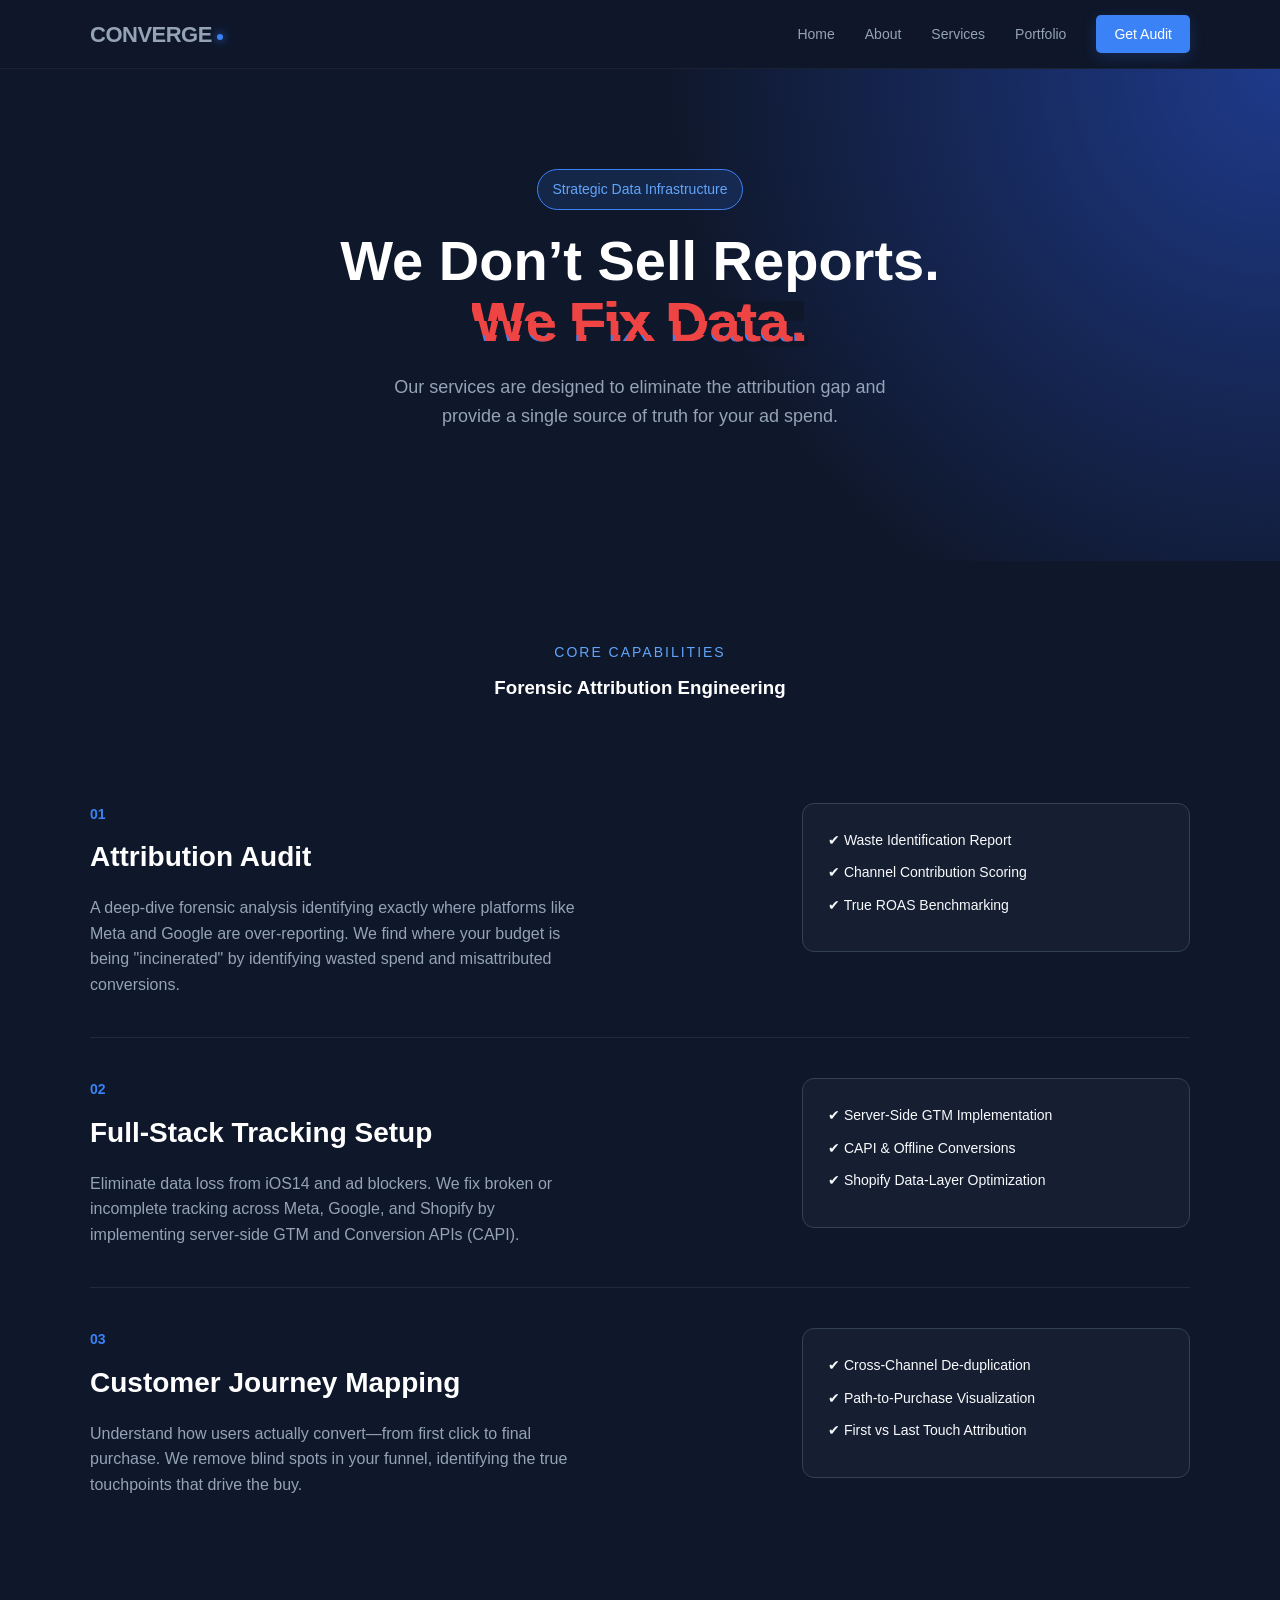
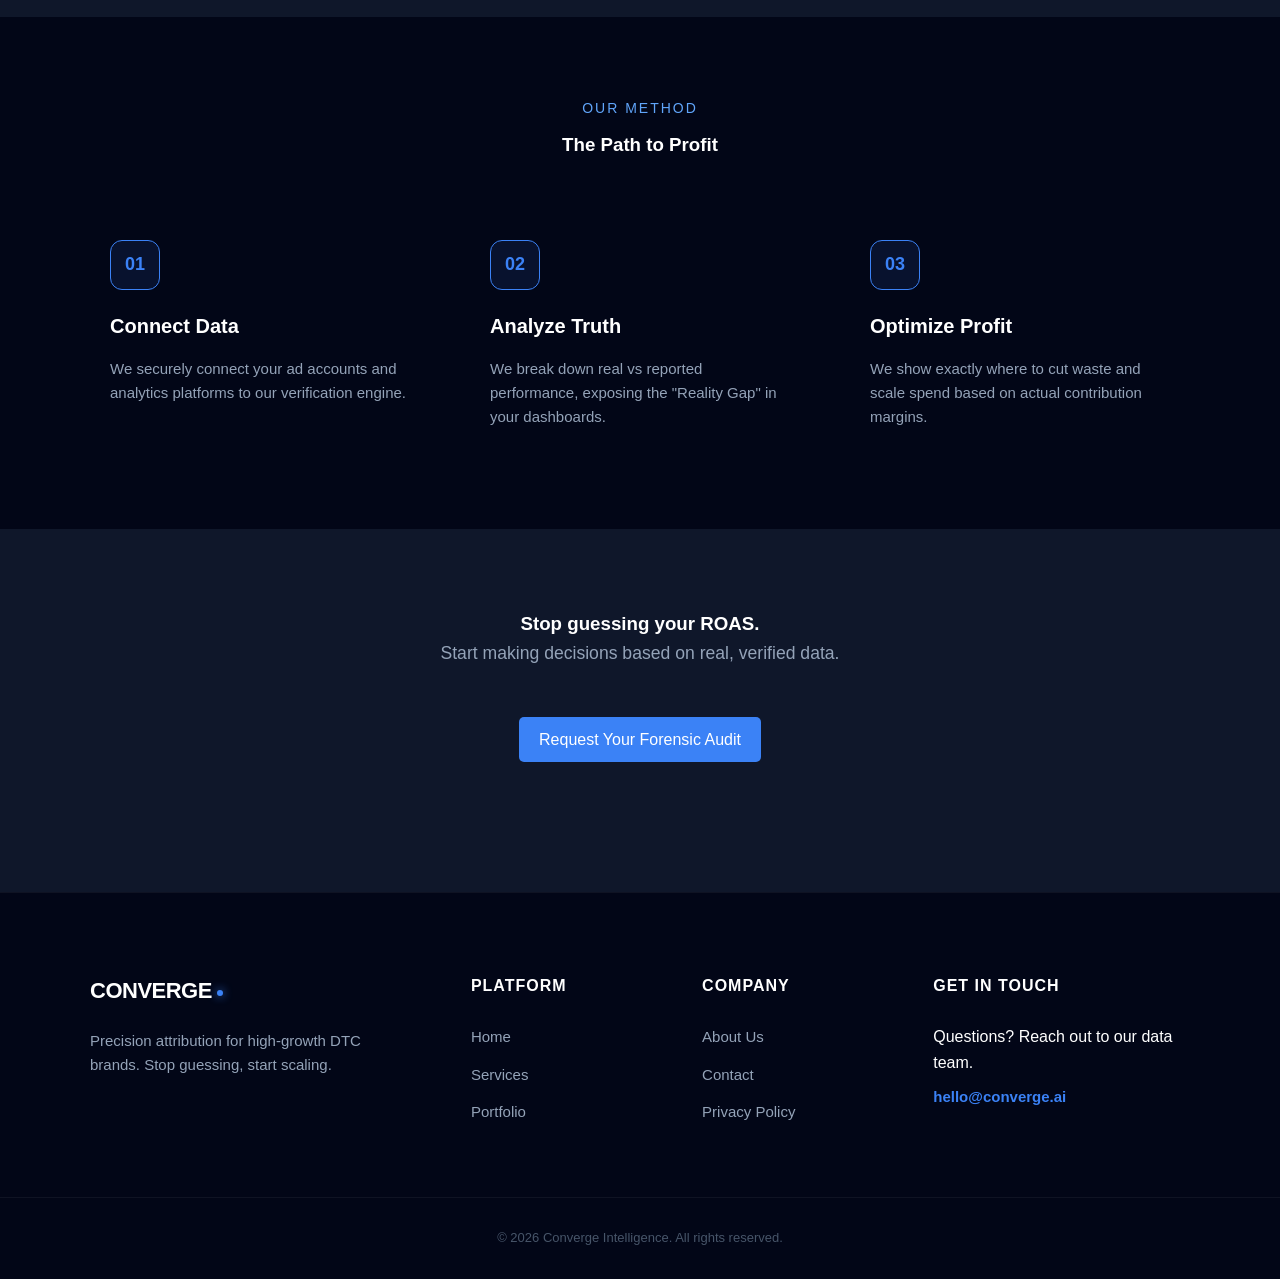
<file: services.html>
<!DOCTYPE html>
<html lang="en">
<head>
  <meta charset="UTF-8" />
  <meta name="viewport" content="width=device-width, initial-scale=1.0" />
  <title>Services | Converge</title>
  <link rel="stylesheet" href="style.css" />
</head>
<body>

  <!-- NAVBAR -->
  <header class="navbar">
  <div class="container">
    <!-- LOGO UPDATED WITH LINK -->
<div class="logo-wrap">
  <a href="index.html" class="logo-link">
    <h1 class="logo">Converge</h1>
    <span class="logo-dot"></span>
  </a>
</div>

    <button class="menu-toggle" id="menuToggle">☰</button>

    <nav id="navMenu">
      <ul>
        <li><a href="index.html">Home</a></li>
        <li><a href="about.html">About</a></li>
        <li><a href="services.html">Services</a></li>
        <li><a href="portfolio.html">Portfolio</a></li>
        <li><a href="contact.html" class="btn btn-nav">Get Audit</a></li>
      </ul>
    </nav>
  </div>
</header>

  <!-- HERO -->
  <!-- HERO: THE OFFERING -->
<section class="hero">
  <div class="container hero-content" style="text-align: center;">
    <p class="hero-badge">Strategic Data Infrastructure</p>
    <h2>We Don’t Sell Reports.<br><span class="glitch-text" data-text="We Fix Data.">We Fix Data.</span></h2>
    <p class="hero-text" style="margin: 0 auto 30px;">
      Our services are designed to eliminate the attribution gap and provide a single source of truth for your ad spend.
    </p>
  </div>
</section>

<!-- CORE SERVICES: THE DEEP DIVE -->
<section class="section services-section">
  <div class="container">
    <p class="section-subtitle">Core Capabilities</p>
    <h3>Forensic Attribution Engineering</h3>
    
    <div class="services-list">
      <!-- Service 01 -->
      <div class="service-row">
        <div class="service-info">
          <span class="service-number">01</span>
          <h4>Attribution Audit</h4>
          <p>
            A deep-dive forensic analysis identifying exactly where platforms like Meta and Google are over-reporting. 
            We find where your budget is being "incinerated" by identifying wasted spend and misattributed conversions.
          </p>
        </div>
        <div class="service-deliverables">
          <ul>
            <li>✔ Waste Identification Report</li>
            <li>✔ Channel Contribution Scoring</li>
            <li>✔ True ROAS Benchmarking</li>
          </ul>
        </div>
      </div>

      <!-- Service 02 -->
      <div class="service-row">
        <div class="service-info">
          <span class="service-number">02</span>
          <h4>Full-Stack Tracking Setup</h4>
          <p>
            Eliminate data loss from iOS14 and ad blockers. We fix broken or incomplete tracking across Meta, Google, and Shopify by implementing server-side GTM and Conversion APIs (CAPI).
          </p>
        </div>
        <div class="service-deliverables">
          <ul>
            <li>✔ Server-Side GTM Implementation</li>
            <li>✔ CAPI & Offline Conversions</li>
            <li>✔ Shopify Data-Layer Optimization</li>
          </ul>
        </div>
      </div>

      <!-- Service 03 -->
      <div class="service-row">
        <div class="service-info">
          <span class="service-number">03</span>
          <h4>Customer Journey Mapping</h4>
          <p>
            Understand how users actually convert—from first click to final purchase. 
            We remove blind spots in your funnel, identifying the true touchpoints that drive the buy.
          </p>
        </div>
        <div class="service-deliverables">
          <ul>
            <li>✔ Cross-Channel De-duplication</li>
            <li>✔ Path-to-Purchase Visualization</li>
            <li>✔ First vs Last Touch Attribution</li>
          </ul>
        </div>
      </div>
    </div>
  </div>
</section>

<!-- PROCESS: THE 3-STEP TRUTH -->
<section class="section dark">
  <div class="container">
    <p class="section-subtitle">Our Method</p>
    <h3>The Path to Profit</h3>
    
    <div class="solution-grid">
      <div class="solution-item">
        <div class="icon-wrap">01</div>
        <h4>Connect Data</h4>
        <p>We securely connect your ad accounts and analytics platforms to our verification engine.</p>
      </div>
      <div class="solution-item">
        <div class="icon-wrap">02</div>
        <h4>Analyze Truth</h4>
        <p>We break down real vs reported performance, exposing the "Reality Gap" in your dashboards.</p>
      </div>
      <div class="solution-item">
        <div class="icon-wrap">03</div>
        <h4>Optimize Profit</h4>
        <p>We show exactly where to cut waste and scale spend based on actual contribution margins.</p>
      </div>
    </div>
  </div>
</section>

<!-- FINAL CTA -->
<section class="section">
  <div class="container">
    <h3>Stop guessing your ROAS.</h3>
    <p class="section-lead">Start making decisions based on real, verified data.</p>
    <a href="contact.html" class="btn">Request Your Forensic Audit</a>
  </div>
</section>
  
  <footer class="footer">
  <div class="container footer-grid">
    <div class="footer-brand">
      <div class="logo-wrap">
        <h2 class="logo">Converge</h2>
        <span class="logo-dot"></span>
      </div>
      <p>Precision attribution for high-growth DTC brands. Stop guessing, start scaling.</p>
    </div>

    <div class="footer-links">
      <h4>Platform</h4>
      <ul>
        <li><a href="index.html">Home</a></li>
        <li><a href="services.html">Services</a></li>
        <li><a href="portfolio.html">Portfolio</a></li>
      </ul>
    </div>

    <div class="footer-links">
      <h4>Company</h4>
      <ul>
        <li><a href="about.html">About Us</a></li>
        <li><a href="contact.html">Contact</a></li>
        <li><a href="#">Privacy Policy</a></li>
      </ul>
    </div>

    <div class="footer-contact">
      <h4>Get in Touch</h4>
      <p>Questions? Reach out to our data team.</p>
      <a href="mailto:hello@converge.ai" class="footer-email">hello@converge.ai</a>
    </div>
  </div>
  
  <div class="footer-bottom">
    <div class="container">
      <p>&copy; 2026 Converge Intelligence. All rights reserved.</p>
    </div>
  </div>
</footer>
  
<script src="script.js"></script>
</body>
</body>
</html>
</file>
<file: style.css>
* {
  margin: 0;
  padding: 0;
  box-sizing: border-box;
  font-family: Arial, sans-serif;
}

body {
  background: #0f172a;
  color: #fff;
  line-height: 1.6;
}

.container {
  width: 90%;
  max-width: 1100px;
  margin: auto;
}

/* NAVBAR */
/* NAVBAR REFRESH */
.navbar {
  padding: 15px 0;
  border-bottom: 1px solid rgba(255, 255, 255, 0.05);
  position: sticky;
  top: 0;
  z-index: 1000;
  background: rgba(15, 23, 42, 0.8); /* Semi-transparent background */
  backdrop-filter: blur(12px); /* Glass effect */
  -webkit-backdrop-filter: blur(12px);
}

.logo-wrap {
  display: flex;
  align-items: center;
  gap: 5px;
}

.logo {
  font-size: 22px;
  font-weight: 800;
  letter-spacing: -0.5px;
  text-transform: uppercase;
}

.logo-dot {
  width: 6px;
  height: 6px;
  background: #3b82f6;
  border-radius: 50%;
  margin-top: 5px;
  box-shadow: 0 0 10px #3b82f6;
}

.navbar ul {
  display: flex;
  align-items: center;
  list-style: none;
  gap: 30px;
}

.navbar a {
  color: #94a3b8;
  text-decoration: none;
  font-size: 14px;
  font-weight: 500;
  transition: color 0.3s ease;
}

.navbar a:hover {
  color: #fff;
}

/* Specific Nav Button Styling */
.btn-nav {
  background: #3b82f6;
  padding: 8px 18px !important;
  border-radius: 6px;
  color: #fff !important;
  font-weight: 600;
  box-shadow: 0 4px 15px rgba(59, 130, 246, 0.2);
}

.btn-nav:hover {
  background: #2563eb;
  transform: translateY(-1px);
}

/* Mobile Adjustments */
@media (max-width: 768px) {
  #navMenu {
    display: none; /* Controlled by script.js toggle */
    position: absolute;
    top: 100%;
    left: 0;
    width: 100%;
    background: #0f172a;
    padding: 20px;
    border-bottom: 1px solid #1e293b;
  }
  
  #navMenu.active {
    display: block;
  }

  .navbar ul {
    flex-direction: column;
    gap: 20px;
  }
}

.navbar .container {
  display: flex;
  justify-content: space-between;
  align-items: center;
}


/* HERO */
.hero {
  padding: 100px 0;
  background: radial-gradient(circle at top right, #1e3a8a 0%, #0f172a 45%);
}

.hero-grid {
  display: grid;
  grid-template-columns: 1fr 1fr;
  align-items: center;
  gap: 60px;
}

.hero-badge {
  display: inline-block;
  padding: 8px 14px;
  background: rgba(59, 130, 246, 0.15);
  color: #60a5fa;
  border: 1px solid #3b82f6;
  border-radius: 999px;
  font-size: 14px;
  margin-bottom: 20px;
}

.hero h2 {
  font-size: 56px;
  line-height: 1.1;
  margin-bottom: 20px;
}

.hero-text {
  font-size: 18px;
  color: #94a3b8;
  margin-bottom: 30px;
  max-width: 550px;
}

.hero-buttons {
  display: flex;
  gap: 15px;
  margin-bottom: 40px;
  flex-wrap: wrap;
}

.secondary-btn {
  padding: 10px 20px;
  border: 1px solid #334155;
  border-radius: 5px;
  color: white;
  text-decoration: none;
  display: inline-block;
}

.hero-stats {
  display: flex;
  gap: 20px;
  flex-wrap: wrap;
}

.stat-card {
  background: #1e293b;
  padding: 20px;
  border-radius: 12px;
  min-width: 140px;
  text-align: center;
}

.stat-card h3 {
  font-size: 24px;
  margin-bottom: 8px;
}

.stat-card p {
  color: #94a3b8;
  font-size: 14px;
}

.hero-visual img {
  width: 100%;
  border-radius: 20px;
  box-shadow: 0 20px 60px rgba(0, 0, 0, 0.4);
}

/* SECTIONS */
.section {
  padding: 80px 0;
  text-align: center;
}

.section.dark {
  background: #020617;
}

/* CARDS */
.cards {
  display: flex;
  gap: 20px;
  margin-top: 30px;
  flex-wrap: wrap;
}

.card {
  background: #1e293b;
  padding: 20px;
  border-radius: 10px;
  flex: 1;
  min-width: 250px;
}

/* BUTTONS */
.btn {
  background: #3b82f6;
  padding: 10px 20px;
  border-radius: 5px;
  color: white;
  text-decoration: none;
  display: inline-block;
}

/* FORM */
form {
  display: flex;
  flex-direction: column;
  gap: 15px;
  margin-top: 20px;
}

input {
  padding: 10px;
  border: none;
  border-radius: 5px;
}

button {
  border: none;
  cursor: pointer;
}

/* MOBILE MENU */
.menu-toggle {
  display: none;
  background: none;
  border: none;
  color: white;
  font-size: 28px;
  cursor: pointer;
}

nav {
  display: block;
}

/* ANIMATIONS */
.fade-in {
  opacity: 0;
  transform: translateY(20px);
  transition: all 0.6s ease-out;
}

.fade-in.show {
  opacity: 1;
  transform: translateY(0);
}
/* The Lying Effect */
.glitch-text {
  position: relative;
  color: #ef4444; /* A bright red to signal 'danger' or 'lies' */
  font-weight: bold;
  display: inline-block;
}

.glitch-text::before,
.glitch-text::after {
  content: attr(data-text);
  position: absolute;
  top: 0;
  left: 0;
  width: 100%;
  height: 100%;
  background: #0f172a; /* Matches your body background */
}

.glitch-text::before {
  left: 2px;
  text-shadow: -2px 0 #3b82f6; /* Blue shadow */
  clip: rect(44px, 450px, 56px, 0);
  animation: glitch-anim 5s infinite linear alternate-reverse;
}

.glitch-text::after {
  left: -2px;
  text-shadow: -2px 0 #ef4444; /* Red shadow */
  clip: rect(10px, 450px, 30px, 0);
  animation: glitch-anim 2s infinite linear alternate-reverse;
}

@keyframes glitch-anim {
  0% { clip: rect(31px, 9999px, 94px, 0); }
  20% { clip: rect(62px, 9999px, 42px, 0); }
  40% { clip: rect(16px, 9999px, 78px, 0); }
  60% { clip: rect(1px, 9999px, 13px, 0); }
  80% { clip: rect(53px, 9999px, 86px, 0); }
  100% { clip: rect(91px, 9999px, 32px, 0); }
}

/* Problem Section Styling */
.section-subtitle {
  color: #60a5fa;
  text-transform: uppercase;
  letter-spacing: 2px;
  font-size: 14px;
  margin-bottom: 10px;
}

.section-lead {
  max-width: 700px;
  margin: 0 auto 50px;
  color: #94a3b8;
  font-size: 1.1rem;
}

.problem-grid {
  display: flex;
  align-items: center;
  justify-content: center;
  gap: 30px;
  margin-bottom: 40px;
}

.problem-card {
  background: #1e293b;
  padding: 40px;
  border-radius: 16px;
  flex: 1;
  max-width: 350px;
  border: 1px solid #334155;
  transition: transform 0.3s ease;
}

.problem-card.platform {
  border-left: 4px solid #3b82f6; /* Blue for 'Standard' */
}

.problem-card.reality {
  border-left: 4px solid #ef4444; /* Red for the 'Problem' uncovered */
  background: rgba(239, 68, 68, 0.05);
}

.card-label {
  font-size: 12px;
  text-transform: uppercase;
  color: #94a3b8;
  margin-bottom: 20px;
}

.problem-card .stat {
  font-size: 48px;
  font-weight: bold;
  margin-bottom: 10px;
}

.status-tag {
  display: inline-block;
  margin-top: 20px;
  padding: 4px 12px;
  border-radius: 999px;
  background: rgba(59, 130, 246, 0.2);
  color: #60a5fa;
  font-size: 12px;
}

.status-tag.alert {
  background: rgba(239, 68, 68, 0.2);
  color: #f87171;
}

.problem-vs {
  font-weight: bold;
  font-style: italic;
  color: #475569;
  font-size: 24px;
}

.problem-footer {
  margin-top: 30px;
  font-size: 18px;
}

/* Responsive adjustment */
@media (max-width: 768px) {
  .problem-grid {
    flex-direction: column;
  }
  .problem-vs {
    transform: rotate(90deg);
  }
}

/* Solution Section Styling */
.solution-grid {
  display: grid;
  grid-template-columns: repeat(3, 1fr);
  gap: 40px;
  margin-top: 60px;
  text-align: left;
}

.solution-item {
  padding: 20px;
}

.icon-wrap {
  width: 50px;
  height: 50px;
  background: rgba(59, 130, 246, 0.1);
  border: 1px solid #3b82f6;
  border-radius: 12px;
  display: flex;
  align-items: center;
  justify-content: center;
  margin-bottom: 20px;
  color: #3b82f6;
}

.icon-wrap svg {
  width: 24px;
  height: 24px;
}

.solution-item h4 {
  font-size: 20px;
  margin-bottom: 15px;
  color: #fff;
}

.solution-item p {
  color: #94a3b8;
  line-height: 1.6;
  font-size: 15px;
}

/* Mobile responsive */
@media (max-width: 992px) {
  .solution-grid {
    grid-template-columns: 1fr;
    gap: 30px;
  }
}

/* Services Section Styling */
.services-list {
  margin-top: 60px;
  text-align: left;
}

.service-row {
  display: flex;
  justify-content: space-between;
  align-items: flex-start;
  padding: 40px 0;
  border-bottom: 1px solid #1e293b;
  gap: 40px;
}

.service-row:last-child {
  border-bottom: none;
}

.service-info {
  flex: 2;
}

.service-number {
  color: #3b82f6;
  font-weight: bold;
  font-size: 14px;
  display: block;
  margin-bottom: 10px;
}

.service-info h4 {
  font-size: 28px;
  margin-bottom: 15px;
}

.service-info p {
  color: #94a3b8;
  max-width: 500px;
}

.service-deliverables {
  flex: 1;
  background: rgba(30, 41, 59, 0.5);
  padding: 25px;
  border-radius: 12px;
  border: 1px solid #334155;
}

.service-deliverables ul {
  list-style: none;
}

.service-deliverables li {
  font-size: 14px;
  color: #f8fafc;
  margin-bottom: 10px;
}

/* Case Study Section Styling */
.case-study-featured {
  display: grid;
  grid-template-columns: 1.2fr 0.8fr;
  gap: 60px;
  background: #1e293b;
  padding: 60px;
  border-radius: 24px;
  text-align: left;
  align-items: center;
  margin-top: 40px;
  border: 1px solid #334155;
}

.category-tag {
  color: #3b82f6;
  font-size: 12px;
  font-weight: bold;
  text-transform: uppercase;
  letter-spacing: 1px;
  margin-bottom: 15px;
  display: block;
}

.case-study-content h4 {
  font-size: 32px;
  margin-bottom: 20px;
  line-height: 1.2;
}

.case-study-content p {
  color: #94a3b8;
  margin-bottom: 30px;
  font-size: 17px;
}

.results-bar {
  display: flex;
  gap: 40px;
  margin-bottom: 40px;
}

.result-item .label {
  display: block;
  font-size: 13px;
  color: #94a3b8;
  margin-bottom: 5px;
}

.result-item .value {
  font-size: 28px;
  font-weight: bold;
  color: #60a5fa;
}

/* The "Data Card" Visual */
.comparison-card {
  background: #0f172a;
  padding: 30px;
  border-radius: 16px;
  border: 1px solid #334155;
  position: relative;
  overflow: hidden;
}

.comp-row {
  display: flex;
  justify-content: space-between;
  padding: 15px 0;
  font-weight: bold;
}

.comp-row .bad { color: #94a3b8; text-decoration: line-through; }
.comp-row .good { color: #10b981; }

.comp-divider {
  height: 1px;
  background: #334155;
  margin: 10px 0;
}

.watermark {
  font-size: 10px;
  text-transform: uppercase;
  color: #334155;
  margin-top: 20px;
  text-align: center;
  letter-spacing: 2px;
}

/* Contact Section Styling */
.contact-grid {
  display: grid;
  grid-template-columns: 1fr 1.2fr;
  gap: 80px;
  text-align: left;
  align-items: center;
}

.benefit-list {
  list-style: none;
  margin-top: 30px;
}

.benefit-list li {
  margin-bottom: 15px;
  display: flex;
  align-items: center;
  gap: 12px;
  color: #f8fafc;
}

.benefit-list span {
  color: #3b82f6;
  font-weight: bold;
}

.contact-form-wrap {
  background: #1e293b;
  padding: 40px;
  border-radius: 20px;
  border: 1px solid #334155;
}

.form-row {
  display: grid;
  grid-template-columns: 1fr 1fr;
  gap: 15px;
}

input, select {
  width: 100%;
  padding: 14px;
  background: #0f172a;
  border: 1px solid #334155;
  border-radius: 8px;
  color: white;
  margin-bottom: 15px;
  font-size: 15px;
}

input:focus, select:focus {
  outline: none;
  border-color: #3b82f6;
}

.spend-input-group label {
  display: block;
  font-size: 12px;
  color: #94a3b8;
  margin-bottom: 8px;
  text-transform: uppercase;
}

.btn-full {
  width: 100%;
  padding: 16px;
  font-weight: bold;
  text-transform: uppercase;
  letter-spacing: 1px;
  cursor: pointer;
}

#formMessage {
  margin-top: 15px;
  font-size: 14px;
  text-align: center;
}

/* Ensure the logo link doesn't look like a standard blue link */
.logo-link {
  display: flex;
  align-items: center;
  gap: 5px;
  text-decoration: none;
  color: inherit; /* Keeps the white color from the .logo class */
  transition: opacity 0.3s ease;
}

.logo-link:hover {
  opacity: 0.8; /* Subtle feedback when hovering */
}

/* Ensure the dot still aligns correctly inside the link */
.logo-link .logo-dot {
  margin-top: 5px;
}

/* Mobile Responsive */
@media (max-width: 768px) {
  .contact-grid {
    grid-template-columns: 1fr;
    gap: 40px;
  }
  .form-row {
    grid-template-columns: 1fr;
  }
}

/* Mobile Responsive */
@media (max-width: 992px) {
  .case-study-featured {
    grid-template-columns: 1fr;
    padding: 40px 20px;
  }
}

/* FOOTER STYLES */
.footer {
  background: #020617; /* Even darker than the body for depth */
  padding: 80px 0 30px;
  border-top: 1px solid rgba(255, 255, 255, 0.05);
  margin-top: 50px;
}

.footer-grid {
  display: grid;
  grid-template-columns: 1.5fr 0.8fr 0.8fr 1.2fr;
  gap: 60px;
  margin-bottom: 60px;
  text-align: left;
}

.footer-brand p {
  color: #94a3b8;
  margin-top: 20px;
  font-size: 15px;
  line-height: 1.6;
}

.footer h4 {
  color: #fff;
  font-size: 16px;
  margin-bottom: 25px;
  text-transform: uppercase;
  letter-spacing: 1px;
}

.footer ul {
  list-style: none;
}

.footer ul li {
  margin-bottom: 12px;
}

.footer a {
  color: #94a3b8;
  text-decoration: none;
  font-size: 15px;
  transition: color 0.3s ease;
}

.footer a:hover {
  color: #3b82f6;
}

.footer-email {
  display: inline-block;
  margin-top: 10px;
  color: #3b82f6 !important;
  font-weight: 600;
}

.footer-bottom {
  padding-top: 30px;
  border-top: 1px solid rgba(255, 255, 255, 0.05);
  text-align: center;
}

.footer-bottom p {
  color: #475569;
  font-size: 13px;
}

/* Mobile Responsive Footer */
@media (max-width: 768px) {
  .footer-grid {
    grid-template-columns: 1fr 1fr;
    gap: 40px;
  }
  
  .footer-brand {
    grid-column: span 2;
    text-align: center;
  }
  
  .footer-brand .logo-wrap {
    justify-content: center;
  }
}

@media (max-width: 480px) {
  .footer-grid {
    grid-template-columns: 1fr;
    text-align: center;
  }
  
  .footer-brand {
    grid-column: span 1;
  }
}

/* About Page Specific Layouts */
.hero-content {
  display: flex;
  flex-direction: column;
  align-items: center;
}

.solution-item .icon-wrap {
  font-weight: 800;
  font-size: 18px;
  color: #3b82f6;
}

/* Mobile responsive */
@media (max-width: 768px) {
  .service-row {
    flex-direction: column;
    gap: 20px;
  }
  
  .service-info h4 {
    font-size: 22px;
  }
}

/* MOBILE */
@media (max-width: 768px) {
  .navbar .container {
    flex-wrap: wrap;
  }

  .menu-toggle {
    display: block;
  }

  nav {
    display: none;
    width: 100%;
    margin-top: 20px;
  }

  nav.active {
    display: block;
  }

  .navbar ul {
    flex-direction: column;
    align-items: center;
    gap: 15px;
  }

  .hero {
    padding: 70px 20px;
  }

  .hero-grid {
    grid-template-columns: 1fr;
    text-align: center;
  }

  .hero h2 {
    font-size: 38px;
    line-height: 1.2;
  }

  .hero-text {
    margin: auto auto 30px;
    font-size: 16px;
  }

  .hero-buttons,
  .hero-stats {
    justify-content: center;
  }

  .cards {
    flex-direction: column;
  }
}
</file>
